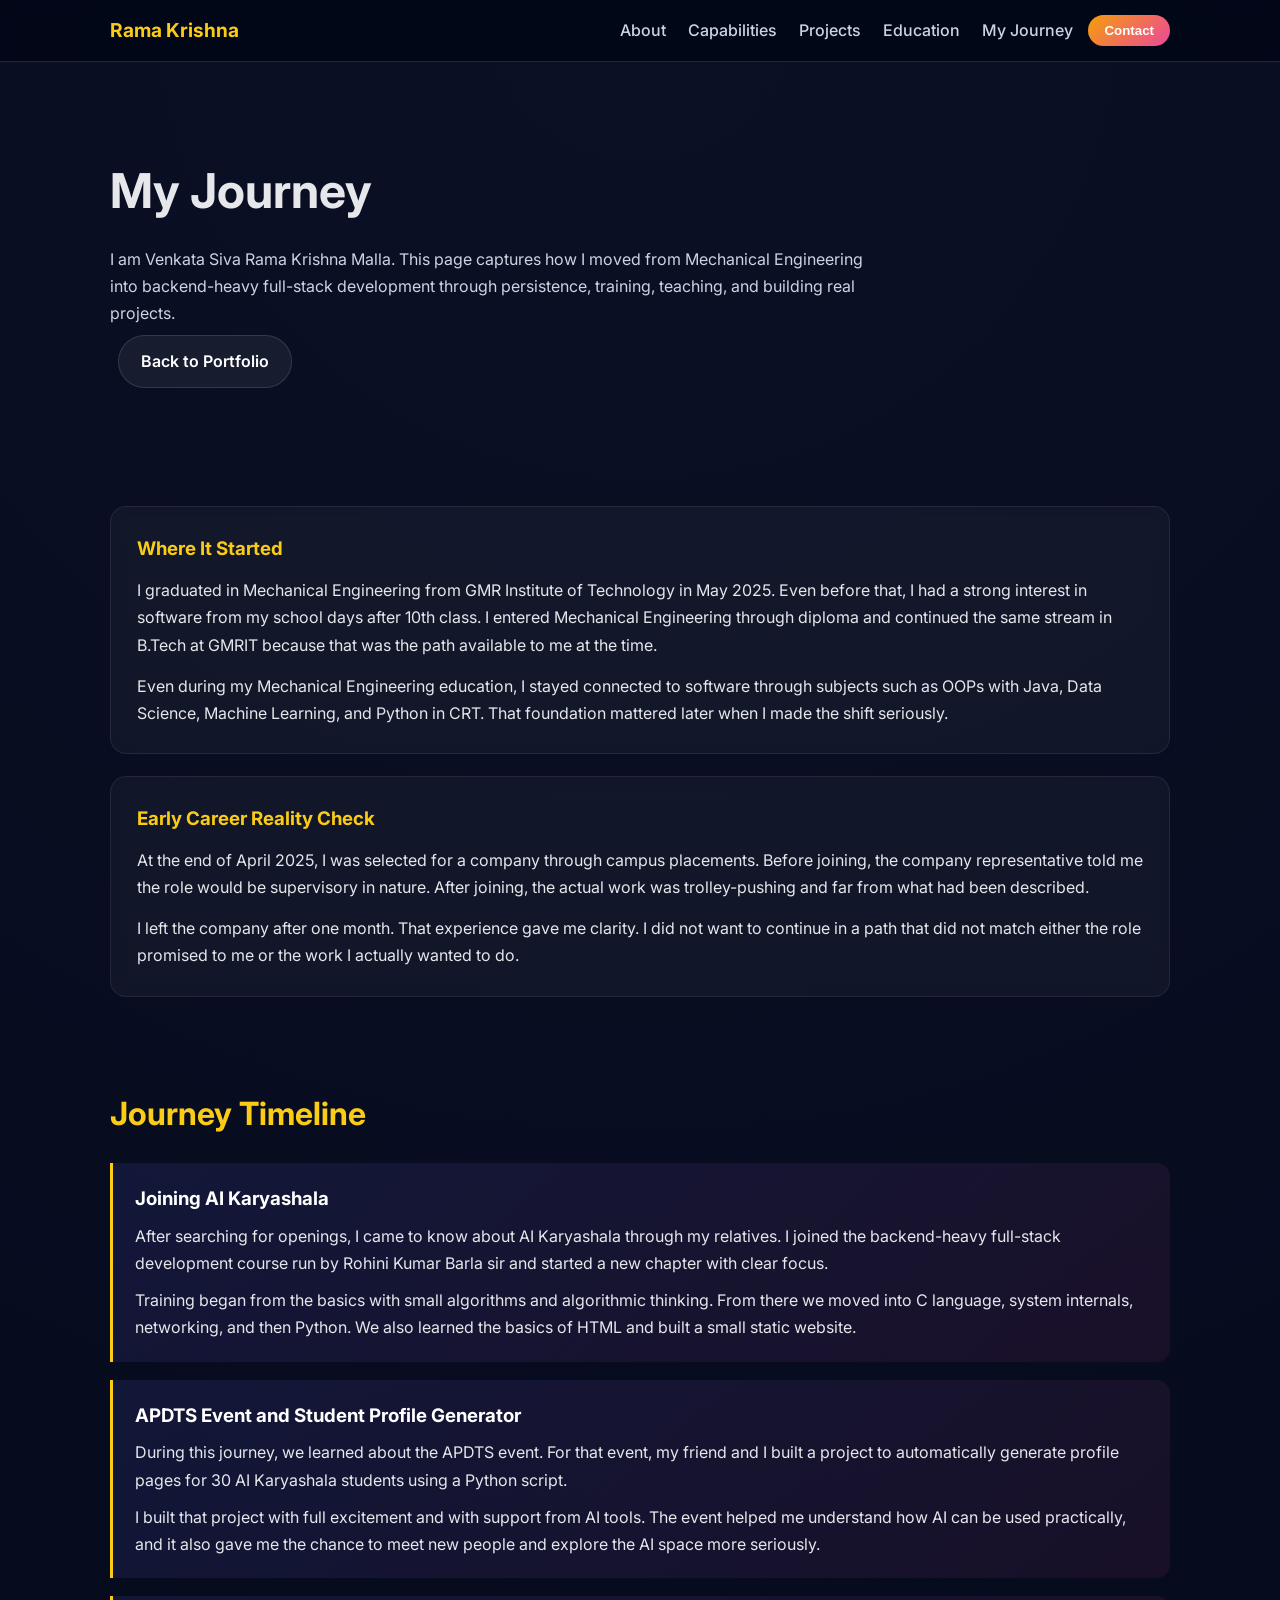
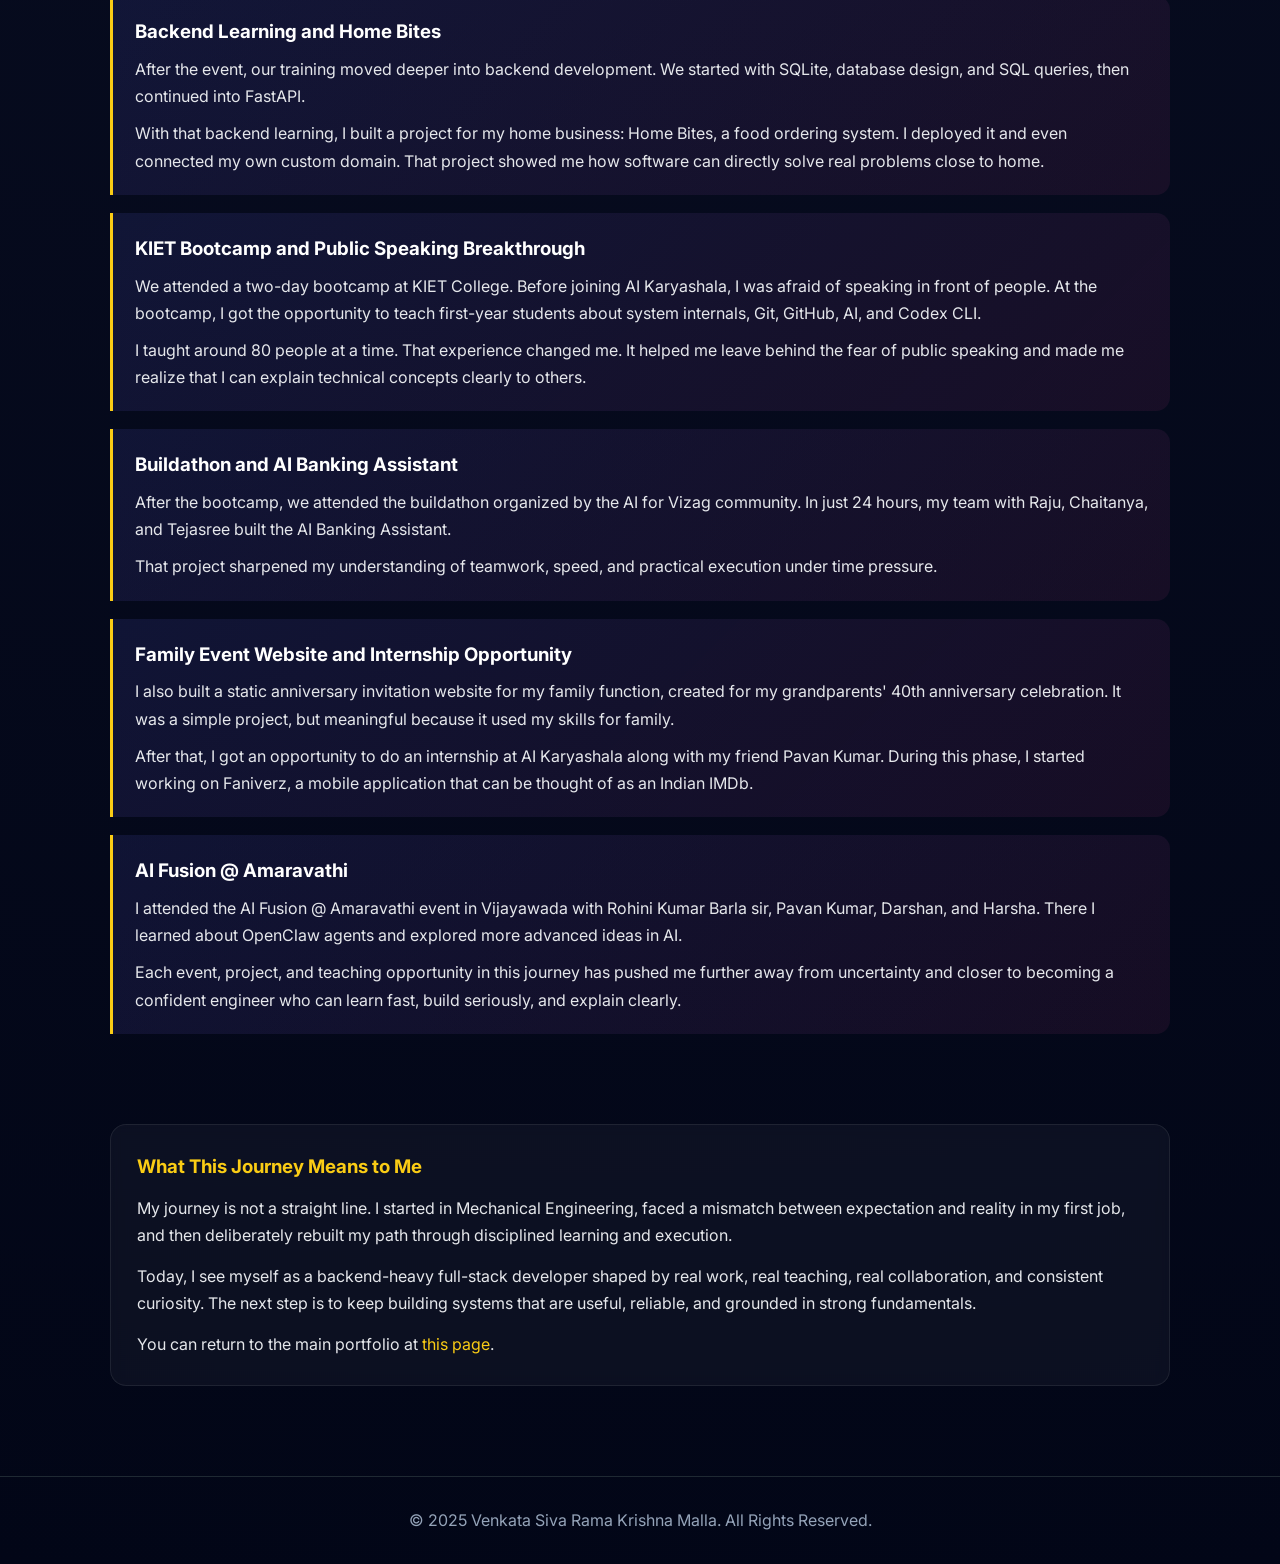
<file: my-journey.html>
<!DOCTYPE html>
<html lang="en">
<head>
  <meta charset="UTF-8" />
  <meta name="viewport" content="width=device-width, initial-scale=1.0" />
  <title>My Journey | Venkata Siva Rama Krishna Malla</title>
  <meta
    name="description"
    content="The learning journey of Venkata Siva Rama Krishna Malla from Mechanical Engineering to backend-heavy full-stack development."
  />
  <link href="https://fonts.googleapis.com/css2?family=Inter:wght@400;500;600;700&display=swap" rel="stylesheet">
  <link rel="stylesheet" href="css/style.css">
</head>
<body>
  <nav>
    <div class="nav-container">
      <div class="nav-logo">Rama Krishna</div>
      <div id="menuToggle" class="menu-toggle">☰</div>
      <div id="navMenu" class="nav-links">
        <a href="index.html#about">About</a>
        <a href="index.html#skills">Capabilities</a>
        <a href="index.html#projects">Projects</a>
        <a href="index.html#education">Education</a>
        <a href="my-journey.html">My Journey</a>
        <button id="contactBtn" class="contact-btn">Contact</button>
      </div>
    </div>
  </nav>

  <main class="page-shell">
    <section class="page-hero animate">
      <h1>My Journey</h1>
      <p>
        I am Venkata Siva Rama Krishna Malla. This page captures how I moved from
        Mechanical Engineering into backend-heavy full-stack development through
        persistence, training, teaching, and building real projects.
      </p>
      <div class="btn-group">
        <a href="index.html" class="secondary-link">Back to Portfolio</a>
      </div>
    </section>

    <section class="animate">
      <div class="journey-grid">
        <article class="journey-card">
          <h3>Where It Started</h3>
          <p>
            I graduated in Mechanical Engineering from GMR Institute of Technology
            in May 2025. Even before that, I had a strong interest in software from
            my school days after 10th class. I entered Mechanical Engineering through
            diploma and continued the same stream in B.Tech at GMRIT because that was
            the path available to me at the time.
          </p>
          <p>
            Even during my Mechanical Engineering education, I stayed connected to
            software through subjects such as OOPs with Java, Data Science, Machine
            Learning, and Python in CRT. That foundation mattered later when I made
            the shift seriously.
          </p>
        </article>

        <article class="journey-card">
          <h3>Early Career Reality Check</h3>
          <p>
            At the end of April 2025, I was selected for a company through campus
            placements. Before joining, the company representative told me the role
            would be supervisory in nature. After joining, the actual work was
            trolley-pushing and far from what had been described.
          </p>
          <p>
            I left the company after one month. That experience gave me clarity. I
            did not want to continue in a path that did not match either the role
            promised to me or the work I actually wanted to do.
          </p>
        </article>
      </div>
    </section>

    <section class="animate">
      <h2>Journey Timeline</h2>
      <div class="journey-timeline">
        <article class="timeline-item">
          <h3>Joining AI Karyashala</h3>
          <p>
            After searching for openings, I came to know about AI Karyashala through
            my relatives. I joined the backend-heavy full-stack development course
            run by Rohini Kumar Barla sir and started a new chapter with clear focus.
          </p>
          <p>
            Training began from the basics with small algorithms and algorithmic
            thinking. From there we moved into C language, system internals,
            networking, and then Python. We also learned the basics of HTML and
            built a small static website.
          </p>
        </article>

        <article class="timeline-item">
          <h3>APDTS Event and Student Profile Generator</h3>
          <p>
            During this journey, we learned about the APDTS event. For that event,
            my friend and I built a project to automatically generate profile pages
            for 30 AI Karyashala students using a Python script.
          </p>
          <p>
            I built that project with full excitement and with support from AI tools.
            The event helped me understand how AI can be used practically, and it
            also gave me the chance to meet new people and explore the AI space more
            seriously.
          </p>
        </article>

        <article class="timeline-item">
          <h3>Backend Learning and Home Bites</h3>
          <p>
            After the event, our training moved deeper into backend development. We
            started with SQLite, database design, and SQL queries, then continued
            into FastAPI.
          </p>
          <p>
            With that backend learning, I built a project for my home business:
            Home Bites, a food ordering system. I deployed it and even connected my
            own custom domain. That project showed me how software can directly solve
            real problems close to home.
          </p>
        </article>

        <article class="timeline-item">
          <h3>KIET Bootcamp and Public Speaking Breakthrough</h3>
          <p>
            We attended a two-day bootcamp at KIET College. Before joining AI
            Karyashala, I was afraid of speaking in front of people. At the bootcamp,
            I got the opportunity to teach first-year students about system internals,
            Git, GitHub, AI, and Codex CLI.
          </p>
          <p>
            I taught around 80 people at a time. That experience changed me. It helped
            me leave behind the fear of public speaking and made me realize that I can
            explain technical concepts clearly to others.
          </p>
        </article>

        <article class="timeline-item">
          <h3>Buildathon and AI Banking Assistant</h3>
          <p>
            After the bootcamp, we attended the buildathon organized by the AI for
            Vizag community. In just 24 hours, my team with Raju, Chaitanya, and
            Tejasree built the AI Banking Assistant.
          </p>
          <p>
            That project sharpened my understanding of teamwork, speed, and practical
            execution under time pressure.
          </p>
        </article>

        <article class="timeline-item">
          <h3>Family Event Website and Internship Opportunity</h3>
          <p>
            I also built a static anniversary invitation website for my family
            function, created for my grandparents' 40th anniversary celebration. It
            was a simple project, but meaningful because it used my skills for family.
          </p>
          <p>
            After that, I got an opportunity to do an internship at AI Karyashala
            along with my friend Pavan Kumar. During this phase, I started working on
            Faniverz, a mobile application that can be thought of as an Indian IMDb.
          </p>
        </article>

        <article class="timeline-item">
          <h3>AI Fusion @ Amaravathi</h3>
          <p>
            I attended the AI Fusion @ Amaravathi event in Vijayawada with Rohini
            Kumar Barla sir, Pavan Kumar, Darshan, and Harsha. There I learned about
            OpenClaw agents and explored more advanced ideas in AI.
          </p>
          <p>
            Each event, project, and teaching opportunity in this journey has pushed
            me further away from uncertainty and closer to becoming a confident
            engineer who can learn fast, build seriously, and explain clearly.
          </p>
        </article>
      </div>
    </section>

    <section class="animate">
      <div class="journey-card">
        <h3>What This Journey Means to Me</h3>
        <p>
          My journey is not a straight line. I started in Mechanical Engineering,
          faced a mismatch between expectation and reality in my first job, and then
          deliberately rebuilt my path through disciplined learning and execution.
        </p>
        <p>
          Today, I see myself as a backend-heavy full-stack developer shaped by real
          work, real teaching, real collaboration, and consistent curiosity. The next
          step is to keep building systems that are useful, reliable, and grounded in
          strong fundamentals.
        </p>
        <p>
          You can return to the main portfolio at
          <a class="text-link" href="index.html">this page</a>.
        </p>
      </div>
    </section>
  </main>

  <div id="contactModal" class="contact-modal">
    <div class="contact-box">
      <span id="closeContact" class="close-btn">&times;</span>
      <h3>Contact Me</h3>
      <p>Email: mallavsrk20@gmail.com</p>
      <p>Phone: +91 6301666558</p>
      <a class="text-link" href="https://www.linkedin.com/in/malla-venkata-siva-rama-krishna-919518232" target="_blank">LinkedIn</a>
    </div>
  </div>

  <footer>
    <p>© 2025 Venkata Siva Rama Krishna Malla. All Rights Reserved.</p>
  </footer>

  <script src="js/main.js"></script>
</body>
</html>
</file>
<file: css/style.css>
* { box-sizing: border-box; margin: 0; padding: 0; }

html { scroll-behavior: smooth; }

body {
  font-family: "Inter", sans-serif;
  background: radial-gradient(circle at top, #0b1025, #020617);
  color: #e5e7eb;
  line-height: 1.7;
}

/* ================= NAV ================= */
nav {
  position: fixed;
  top: 0;
  width: 100%;
  background: rgba(2,6,23,0.85);
  backdrop-filter: blur(10px);
  border-bottom: 1px solid #1f2933;
  z-index: 1000;
}

.nav-container {
  max-width: 1100px;
  margin: auto;
  padding: 14px 20px;
  display: flex;
  justify-content: space-between;
  align-items: center;
}

.nav-logo {
  font-size: 1.2rem;
  font-weight: 700;
  color: #facc15;
}

.nav-links {
  display: flex;
  align-items: center;
}

.nav-links a {
  color: #cbd5e1;
  text-decoration: none;
  margin-left: 22px;
  font-weight: 500;
}

.nav-links a:hover {
  color: #ffffff;
}

/* ================= STARTUP ================= */
#startup {
  position: fixed;
  inset: 0;
  background: radial-gradient(circle at center, #0b1025, #020617);
  color: #ffffff;
  display: flex;
  flex-direction: column;
  justify-content: center;
  align-items: center;
  z-index: 9999;
  animation: fadeOut 0.8s ease forwards;
  animation-delay: 3s;
}

#startup div {
  opacity: 0;
  animation: fadeInUp 0.8s ease forwards;
}

#startup .role { font-size: 2rem; font-weight: 700; color: #facc15; }
#startup .name { margin-top: 10px; font-size: 1.3rem; color: #e0e7ff; animation-delay: 0.4s; }
#startup .tagline { margin-top: 10px; color: #cbd5f5; animation-delay: 0.8s; }

@keyframes fadeInUp {
  from { opacity: 0; transform: translateY(25px); }
  to { opacity: 1; transform: translateY(0); }
}

@keyframes fadeOut {
  to { opacity: 0; visibility: hidden; }
}

/* ================= HERO ================= */
header {
  padding: 160px 20px 100px;
  text-align: center;
}

.profile-pic {
  width: 150px;
  height: 150px;
  border-radius: 50%;
  border: 4px solid #6366f1;
  object-fit: cover;
  margin-bottom: 22px;
}

header h1 { font-size: 2.9rem; }

header p {
  margin: 15px auto 35px;
  max-width: 780px;
  color: #cbd5e1;
}

/* ================= BUTTONS ================= */
.btn-group a {
  background: linear-gradient(135deg, #6366f1, #ec4899);
  color: #ffffff;
  text-decoration: none;
  padding: 12px 22px;
  border-radius: 30px;
  margin: 8px;
  font-weight: 600;
  display: inline-block;
  box-shadow: 0 0 15px rgba(236,72,153,0.4);
  transition: 0.3s ease;
}

.btn-group a:hover {
  transform: translateY(-3px);
  box-shadow: 0 0 25px rgba(99,102,241,0.8);
}

.btn-group .secondary-link {
  background: rgba(255,255,255,0.06);
  border: 1px solid rgba(255,255,255,0.12);
  box-shadow: none;
}

.btn-group .secondary-link:hover {
  box-shadow: 0 0 20px rgba(250,204,21,0.25);
}

/* ================= SECTIONS ================= */
section {
  max-width: 1100px;
  margin: 90px auto;
  padding: 0 20px;
}

section h2 {
  font-size: 2rem;
  margin-bottom: 22px;
  color: #facc15;
}

/* ================= GRID ================= */
.grid {
  display: grid;
  grid-template-columns: repeat(auto-fit, minmax(260px, 1fr));
  gap: 24px;
}

/* ================= GLASS CARDS ================= */
.card, .project, .education {
  background: rgba(255,255,255,0.04);
  backdrop-filter: blur(6px);
  padding: 26px;
  border-radius: 14px;
  border: 1px solid rgba(255,255,255,0.08);
  transition: 0.3s ease;
}

.card:hover, .project:hover, .education:hover {
  border-color: #6366f1;
  box-shadow: 0 0 20px rgba(99,102,241,0.3);
}

.page-shell {
  padding-top: 110px;
}

.page-hero {
  max-width: 1100px;
  margin: 0 auto;
  padding: 40px 20px 20px;
}

.page-hero h1 {
  font-size: 3rem;
  margin-bottom: 14px;
}

.page-hero p {
  max-width: 760px;
  color: #cbd5e1;
}

.journey-grid {
  display: grid;
  gap: 22px;
}

.journey-card {
  background: rgba(255,255,255,0.04);
  border: 1px solid rgba(255,255,255,0.08);
  border-radius: 16px;
  padding: 26px;
  backdrop-filter: blur(6px);
}

.journey-card h3 {
  color: #facc15;
  margin-bottom: 12px;
}

.journey-card p + p {
  margin-top: 14px;
}

.journey-timeline {
  display: grid;
  gap: 18px;
}

.timeline-item {
  padding: 20px 22px;
  border-left: 3px solid #facc15;
  background: linear-gradient(135deg, rgba(99,102,241,0.12), rgba(236,72,153,0.08));
  border-radius: 0 14px 14px 0;
}

.timeline-item h3 {
  margin-bottom: 8px;
  color: #ffffff;
}

.timeline-item p + p {
  margin-top: 10px;
}

.text-link {
  color: #facc15;
  text-decoration: none;
}

.text-link:hover {
  color: #ffffff;
}

ul { padding-left: 18px; color: #d1d5db; }
ul li { margin-bottom: 8px; }

/* ================= FOOTER ================= */
footer {
  text-align: center;
  padding: 30px 18px;
  border-top: 1px solid #1f2933;
  color: #94a3b8;
}

footer a {
  color: #f472b6;
  text-decoration: none;
  font-weight: 600;
}

/* ================= CONTACT BUTTON ================= */
.contact-btn {
  background: linear-gradient(135deg, #f59e0b, #ec4899);
  color: white;
  border: none;
  padding: 8px 16px;
  border-radius: 20px;
  cursor: pointer;
  font-weight: 600;
  margin-left: 15px;
}

.contact-btn:hover {
  opacity: 0.9;
}

/* ================= CONTACT MODAL ================= */
.contact-modal {
  position: fixed;
  inset: 0;
  background: rgba(0,0,0,0.7);
  display: none;
  align-items: center;
  justify-content: center;
  z-index: 9999;
}

.contact-box {
  background: #020617;
  border: 1px solid #334155;
  padding: 25px 30px;
  border-radius: 14px;
  text-align: center;
  width: 300px;
  position: relative;
}

.contact-box h3 {
  margin-bottom: 10px;
  color: #facc15;
}

.contact-box img {
  margin-top: 10px;
  border-radius: 10px;
}

.close-btn {
  position: absolute;
  top: 8px;
  right: 14px;
  font-size: 22px;
  cursor: pointer;
}

/* ================= SCROLL REVEAL ================= */
.animate {
  opacity: 0;
  transform: translateY(30px);
  transition: all 0.8s ease;
}

.animate.show {
  opacity: 1;
  transform: translateY(0);
}
/* ================= MOBILE NAVBAR ================= */
.menu-toggle {
  display: none;
  font-size: 1.8rem;
  cursor: pointer;
  color: #facc15;
}

/* Mobile styles */
@media (max-width: 768px) {
  .page-hero h1 {
    font-size: 2.2rem;
  }

  .menu-toggle {
    display: block;
  }

  .nav-links {
    position: absolute;
    top: 64px;
    right: 0;
    background: rgba(2,6,23,0.95);
    backdrop-filter: blur(10px);
    width: 100%;
    flex-direction: column;
    align-items: center;
    display: none;
    padding: 20px 0;
    border-top: 1px solid #1f2933;
  }

  .nav-links a,
  .nav-links button {
    margin: 12px 0;
  }

  .nav-links.show {
    display: flex;
  }
}
/* ================= STARTUP MOBILE FIX ================= */

#startup {
  padding: 20px;
  text-align: center;
}

/* Default desktop spacing already fine */

/* Mobile adjustments */
@media (max-width: 768px) {
  #startup {
    justify-content: center;
    align-items: center;
  }

  #startup .role {
    font-size: 1.4rem;
    line-height: 1.4;
  }

  #startup .name {
    font-size: 1.1rem;
  }

  #startup .tagline {
    font-size: 0.95rem;
  }
}

/* Very small phones */
@media (max-width: 420px) {
  #startup .role {
    font-size: 1.2rem;
  }

  #startup .name {
    font-size: 1rem;
  }

  #startup .tagline {
    font-size: 0.85rem;
  }
}
</file>
